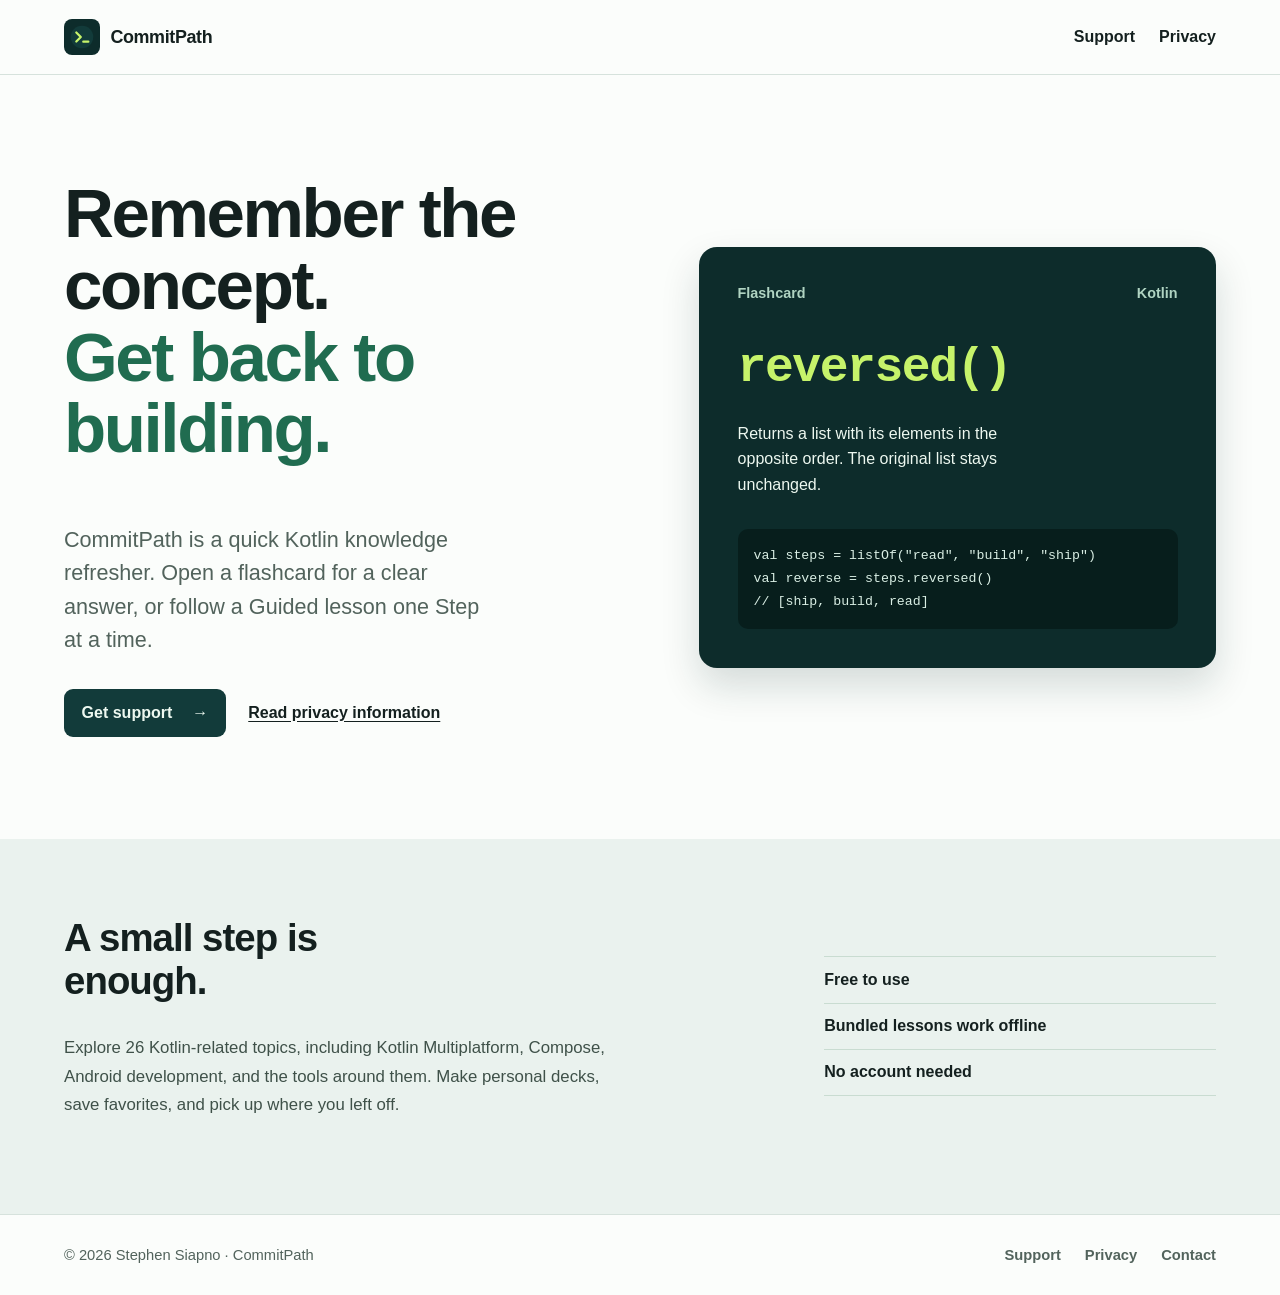
<file: index.html>
<!doctype html>
<html lang="en">
<head>
  <meta charset="utf-8">
  <meta name="viewport" content="width=device-width, initial-scale=1">
  <meta name="description" content="CommitPath is a free, offline-first Kotlin knowledge refresher with flashcards and short Guided lessons.">
  <meta name="theme-color" content="#0d2c2b">
  <link rel="icon" type="image/svg+xml" href="assets/icon.svg">
  <link rel="stylesheet" href="assets/site.css">
  <title>CommitPath — Refresh your Kotlin knowledge</title>
</head>
<body>
  <a class="skip-link" href="#main">Skip to content</a>
  <div class="site-shell">
    <header class="site-header">
      <a class="brand" href="./" aria-label="CommitPath home">
        <img src="assets/icon.svg" alt="" width="36" height="36">
        <span>CommitPath</span>
      </a>
      <nav aria-label="Main navigation">
        <a href="support/">Support</a>
        <a href="privacy/">Privacy</a>
      </nav>
    </header>

    <main id="main">
      <section class="hero" aria-labelledby="hero-title">
        <div class="hero-copy">
          <h1 id="hero-title">Remember the concept.<br><em>Get back to building.</em></h1>
          <p>CommitPath is a quick Kotlin knowledge refresher. Open a flashcard for a clear answer, or follow a Guided lesson one Step at a time.</p>
          <div class="hero-actions">
            <a class="action" href="support/">Get support <span aria-hidden="true">→</span></a>
            <a class="text-link" href="privacy/">Read privacy information</a>
          </div>
        </div>
        <div class="concept" aria-label="Example of a Kotlin flashcard">
          <div class="concept-top"><span>Flashcard</span><span>Kotlin</span></div>
          <div class="concept-front">reversed()</div>
          <p>Returns a list with its elements in the opposite order. The original list stays unchanged.</p>
          <pre><code>val steps = listOf("read", "build", "ship")
val reverse = steps.reversed()
// [ship, build, read]</code></pre>
        </div>
      </section>

      <section class="details" aria-labelledby="details-title">
        <div>
          <h2 id="details-title">A small step is enough.</h2>
          <p>Explore 26 Kotlin-related topics, including Kotlin Multiplatform, Compose, Android development, and the tools around them. Make personal decks, save favorites, and pick up where you left off.</p>
        </div>
        <ul aria-label="CommitPath essentials">
          <li>Free to use</li>
          <li>Bundled lessons work offline</li>
          <li>No account needed</li>
        </ul>
      </section>
    </main>

    <footer class="site-footer">
      <p>© 2026 Stephen Siapno · CommitPath</p>
      <nav aria-label="Footer navigation">
        <a href="support/">Support</a>
        <a href="privacy/">Privacy</a>
        <a href="mailto:developer@siapknow.com">Contact</a>
      </nav>
    </footer>
  </div>
</body>
</html>
</file>
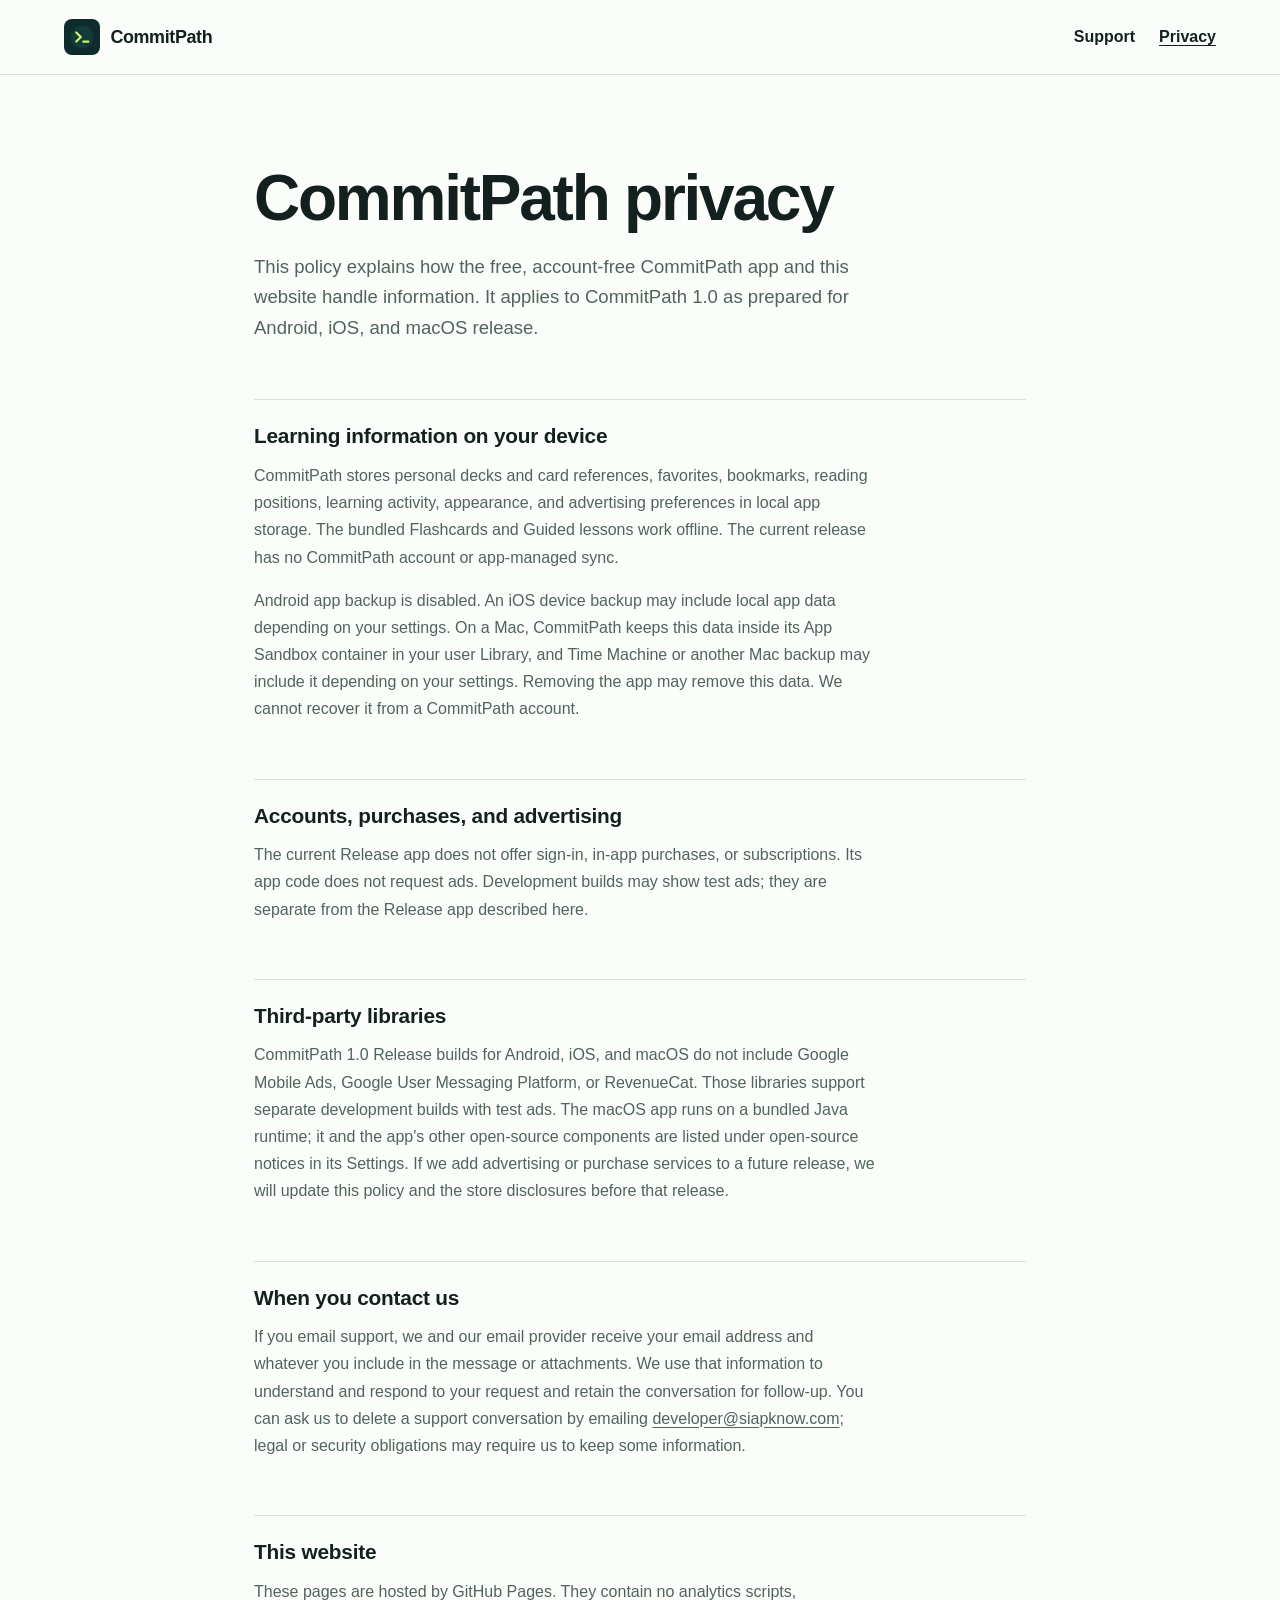
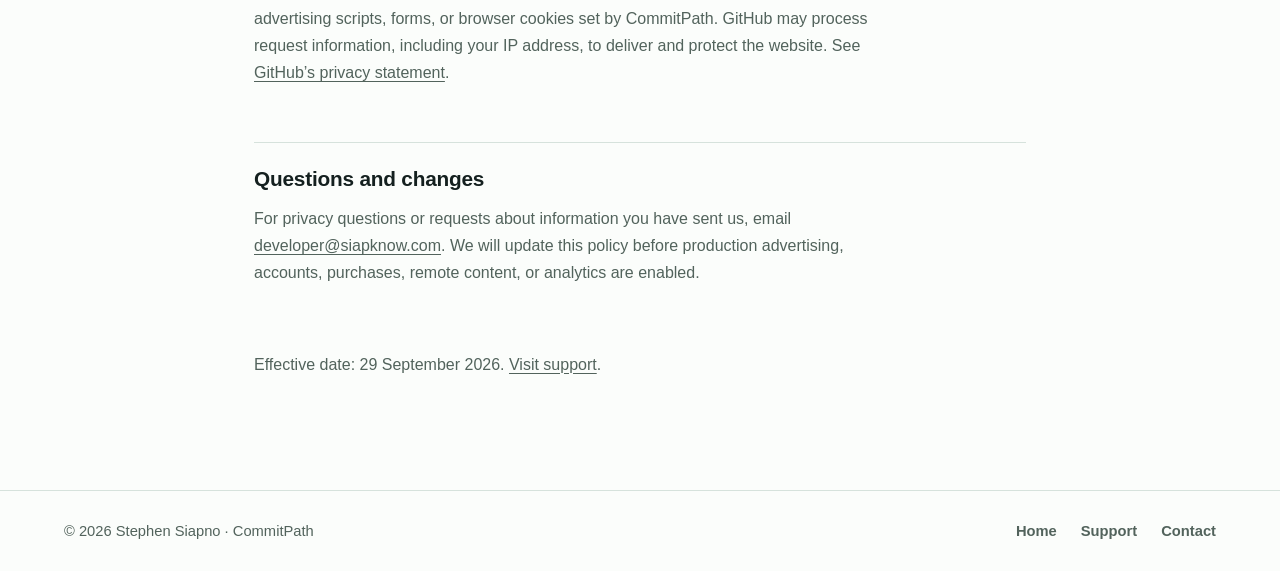
<file: privacy/index.html>
<!doctype html>
<html lang="en">
<head>
  <meta charset="utf-8">
  <meta name="viewport" content="width=device-width, initial-scale=1">
  <meta name="description" content="Privacy information for the current CommitPath release.">
  <meta name="theme-color" content="#0d2c2b">
  <link rel="icon" type="image/svg+xml" href="../assets/icon.svg">
  <link rel="stylesheet" href="../assets/site.css">
  <title>Privacy — CommitPath</title>
</head>
<body>
  <a class="skip-link" href="#main">Skip to content</a>
  <div class="site-shell">
    <header class="site-header">
      <a class="brand" href="../" aria-label="CommitPath home">
        <img src="../assets/icon.svg" alt="" width="36" height="36">
        <span>CommitPath</span>
      </a>
      <nav aria-label="Main navigation">
        <a href="../support/">Support</a>
        <a href="./" aria-current="page">Privacy</a>
      </nav>
    </header>

    <main id="main" class="reading-page">
      <div class="page-intro">
        <h1>CommitPath privacy</h1>
        <p>This policy explains how the free, account-free CommitPath app and this website handle information. It applies to CommitPath 1.0 as prepared for Android, iOS, and macOS release.</p>
      </div>

      <div class="reading-grid">
        <section aria-labelledby="local-title">
          <h2 id="local-title">Learning information on your device</h2>
          <p>CommitPath stores personal decks and card references, favorites, bookmarks, reading positions, learning activity, appearance, and advertising preferences in local app storage. The bundled Flashcards and Guided lessons work offline. The current release has no CommitPath account or app-managed sync.</p>
          <p>Android app backup is disabled. An iOS device backup may include local app data depending on your settings. On a Mac, CommitPath keeps this data inside its App Sandbox container in your user Library, and Time Machine or another Mac backup may include it depending on your settings. Removing the app may remove this data. We cannot recover it from a CommitPath account.</p>
        </section>
        <section aria-labelledby="services-title">
          <h2 id="services-title">Accounts, purchases, and advertising</h2>
          <p>The current Release app does not offer sign-in, in-app purchases, or subscriptions. Its app code does not request ads. Development builds may show test ads; they are separate from the Release app described here.</p>
        </section>
        <section aria-labelledby="sdk-title">
          <h2 id="sdk-title">Third-party libraries</h2>
          <p>CommitPath 1.0 Release builds for Android, iOS, and macOS do not include Google Mobile Ads, Google User Messaging Platform, or RevenueCat. Those libraries support separate development builds with test ads. The macOS app runs on a bundled Java runtime; it and the app's other open-source components are listed under open-source notices in its Settings. If we add advertising or purchase services to a future release, we will update this policy and the store disclosures before that release.</p>
        </section>
        <section aria-labelledby="contact-title">
          <h2 id="contact-title">When you contact us</h2>
          <p>If you email support, we and our email provider receive your email address and whatever you include in the message or attachments. We use that information to understand and respond to your request and retain the conversation for follow-up. You can ask us to delete a support conversation by emailing <a href="mailto:developer@siapknow.com">developer@siapknow.com</a>; legal or security obligations may require us to keep some information.</p>
        </section>
        <section aria-labelledby="website-title">
          <h2 id="website-title">This website</h2>
          <p>These pages are hosted by GitHub Pages. They contain no analytics scripts, advertising scripts, forms, or browser cookies set by CommitPath. GitHub may process request information, including your IP address, to deliver and protect the website. See <a href="https://docs.github.com/en/site-policy/privacy-policies/github-general-privacy-statement">GitHub’s privacy statement</a>.</p>
        </section>
        <section aria-labelledby="changes-title">
          <h2 id="changes-title">Questions and changes</h2>
          <p>For privacy questions or requests about information you have sent us, email <a href="mailto:developer@siapknow.com">developer@siapknow.com</a>. We will update this policy before production advertising, accounts, purchases, remote content, or analytics are enabled.</p>
        </section>
      </div>
      <p class="page-close">Effective date: 29 September 2026. <a href="../support/">Visit support</a>.</p>
    </main>

    <footer class="site-footer">
      <p>© 2026 Stephen Siapno · CommitPath</p>
      <nav aria-label="Footer navigation">
        <a href="../">Home</a>
        <a href="../support/">Support</a>
        <a href="mailto:developer@siapknow.com">Contact</a>
      </nav>
    </footer>
  </div>
</body>
</html>
</file>
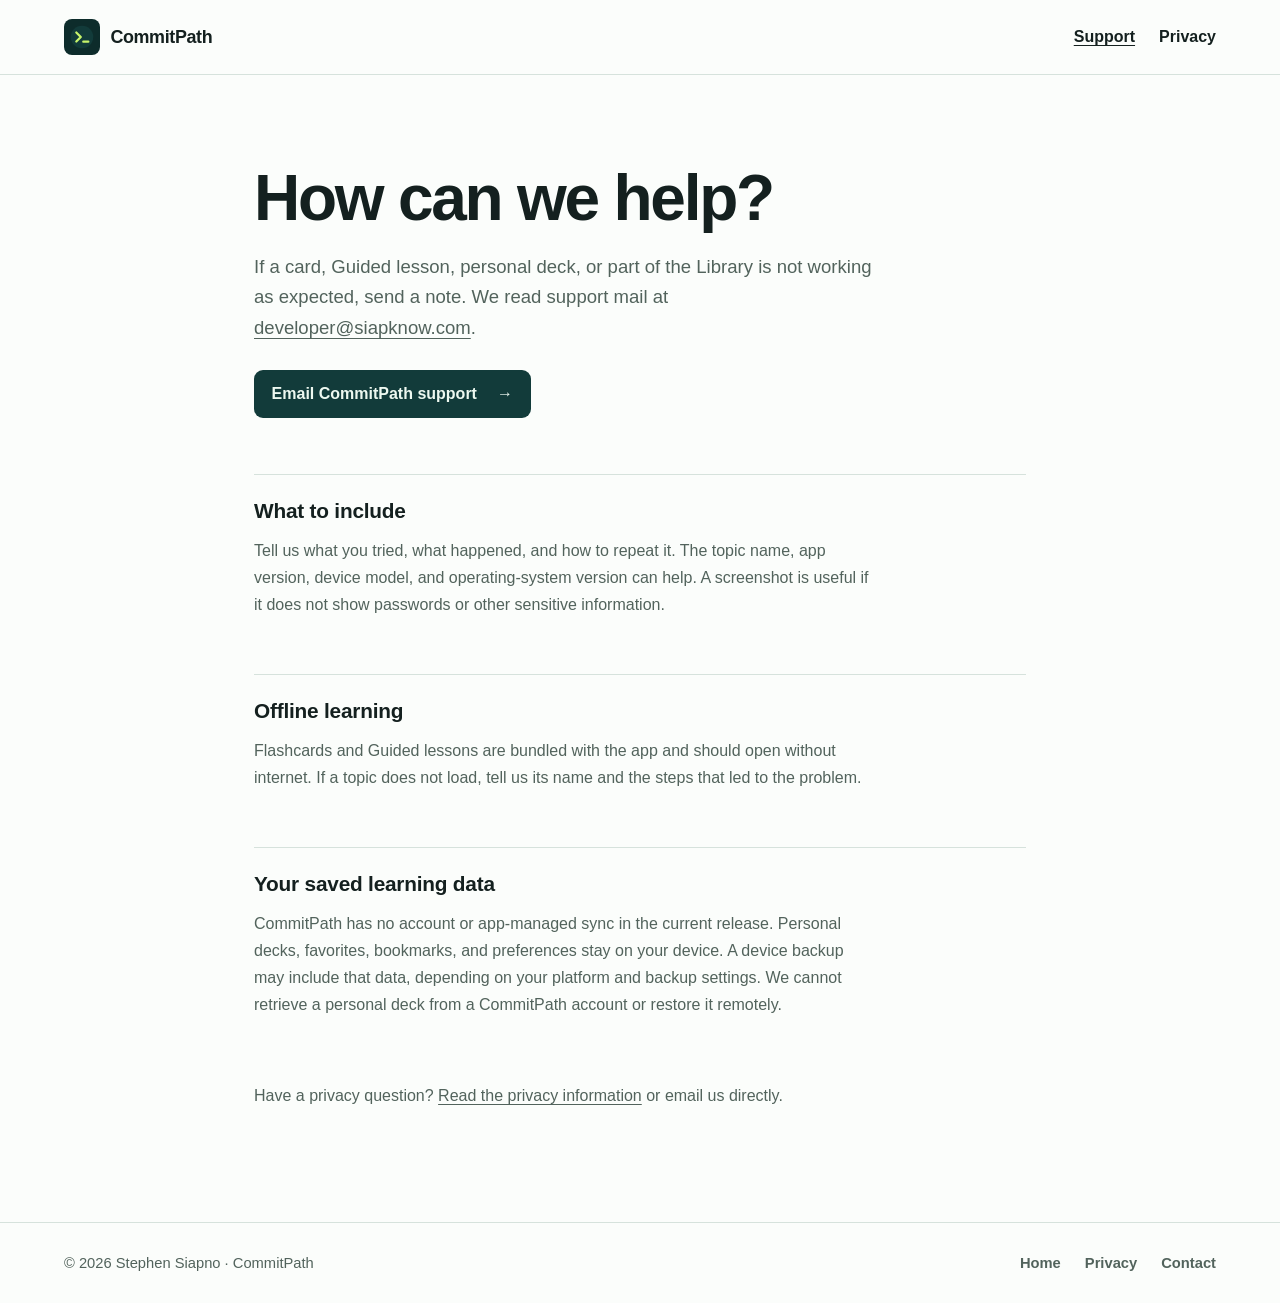
<file: support/index.html>
<!doctype html>
<html lang="en">
<head>
  <meta charset="utf-8">
  <meta name="viewport" content="width=device-width, initial-scale=1">
  <meta name="description" content="Get help with CommitPath flashcards, Guided lessons, personal decks, and offline use.">
  <meta name="theme-color" content="#0d2c2b">
  <link rel="icon" type="image/svg+xml" href="../assets/icon.svg">
  <link rel="stylesheet" href="../assets/site.css">
  <title>Support — CommitPath</title>
</head>
<body>
  <a class="skip-link" href="#main">Skip to content</a>
  <div class="site-shell">
    <header class="site-header">
      <a class="brand" href="../" aria-label="CommitPath home">
        <img src="../assets/icon.svg" alt="" width="36" height="36">
        <span>CommitPath</span>
      </a>
      <nav aria-label="Main navigation">
        <a href="./" aria-current="page">Support</a>
        <a href="../privacy/">Privacy</a>
      </nav>
    </header>

    <main id="main" class="reading-page">
      <div class="page-intro">
        <h1>How can we help?</h1>
        <p>If a card, Guided lesson, personal deck, or part of the Library is not working as expected, send a note. We read support mail at <a href="mailto:developer@siapknow.com">developer@siapknow.com</a>.</p>
        <a class="action" href="mailto:developer@siapknow.com?subject=CommitPath%20support">Email CommitPath support <span aria-hidden="true">→</span></a>
      </div>

      <div class="reading-grid">
        <section aria-labelledby="report-title">
          <h2 id="report-title">What to include</h2>
          <p>Tell us what you tried, what happened, and how to repeat it. The topic name, app version, device model, and operating-system version can help. A screenshot is useful if it does not show passwords or other sensitive information.</p>
        </section>
        <section aria-labelledby="offline-title">
          <h2 id="offline-title">Offline learning</h2>
          <p>Flashcards and Guided lessons are bundled with the app and should open without internet. If a topic does not load, tell us its name and the steps that led to the problem.</p>
        </section>
        <section aria-labelledby="data-title">
          <h2 id="data-title">Your saved learning data</h2>
          <p>CommitPath has no account or app-managed sync in the current release. Personal decks, favorites, bookmarks, and preferences stay on your device. A device backup may include that data, depending on your platform and backup settings. We cannot retrieve a personal deck from a CommitPath account or restore it remotely.</p>
        </section>
      </div>
      <p class="page-close">Have a privacy question? <a href="../privacy/">Read the privacy information</a> or email us directly.</p>
    </main>

    <footer class="site-footer">
      <p>© 2026 Stephen Siapno · CommitPath</p>
      <nav aria-label="Footer navigation">
        <a href="../">Home</a>
        <a href="../privacy/">Privacy</a>
        <a href="mailto:developer@siapknow.com">Contact</a>
      </nav>
    </footer>
  </div>
</body>
</html>
</file>
<file: assets/site.css>
:root {
  color-scheme: light dark;
  --ink: #14201f;
  --muted: #52635c;
  --paper: #fbfdfb;
  --ground: #f3f6f4;
  --line: #d6e2dc;
  --green: #123b3a;
  --green-ink: #edf8f0;
  --lime: #c6f36a;
  font-family: -apple-system, BlinkMacSystemFont, "Segoe UI", sans-serif;
  font-synthesis: none;
}

* { box-sizing: border-box; }
html { scroll-behavior: smooth; }
body { margin: 0; background: var(--ground); color: var(--ink); }
a { color: inherit; text-decoration-color: currentColor; text-underline-offset: .2em; }
a:hover { text-decoration-thickness: .13em; }
a:focus-visible { outline: 3px solid #258b68; outline-offset: 4px; border-radius: 4px; }
.skip-link { position: absolute; top: -100px; left: 1rem; z-index: 10; padding: .7rem 1rem; background: var(--lime); color: #102b2a; }
.skip-link:focus { top: 1rem; }
.site-shell { width: min(100%, 1280px); min-height: 100vh; margin: auto; background: var(--paper); }
.site-header, .site-footer { display: flex; align-items: center; justify-content: space-between; gap: 1.5rem; }
.site-header { padding: 1.2rem clamp(1.25rem, 5vw, 5rem); border-bottom: 1px solid var(--line); }
.site-header nav, .site-footer nav { display: flex; flex-wrap: wrap; gap: 1.5rem; }
.site-header nav a, .site-footer nav a { font-weight: 600; text-decoration: none; }
.site-header nav a:hover, .site-footer nav a:hover, .site-header nav a[aria-current] { text-decoration: underline; }
.brand { display: inline-flex; align-items: center; gap: .65rem; font-size: 1.12rem; font-weight: 750; letter-spacing: -.02em; text-decoration: none; white-space: nowrap; }
.brand img { display: block; border-radius: 8px; }
.hero { display: grid; grid-template-columns: minmax(0, 1.05fr) minmax(18rem, .95fr); align-items: center; gap: clamp(2rem, 5vw, 5rem); padding: clamp(4rem, 8vw, 8rem) clamp(1.25rem, 5vw, 5rem); }
h1, h2, p { margin-top: 0; }
h1 { max-width: 13ch; font-size: clamp(2.7rem, 5.4vw, 5.5rem); line-height: 1.04; letter-spacing: -.035em; }
h1 em { color: #206c50; font-style: normal; }
.hero-copy > p { max-width: 35ch; color: var(--muted); font-size: clamp(1.1rem, 1.7vw, 1.35rem); line-height: 1.55; }
.hero-actions { display: flex; flex-wrap: wrap; align-items: center; gap: 1.4rem; margin-top: 2rem; }
.action { display: inline-flex; align-items: center; gap: 1.25rem; min-height: 3rem; padding: .75rem 1.1rem; border-radius: 9px; background: var(--green); color: var(--green-ink); font-weight: 650; text-decoration: none; }
.action:hover { background: #205b51; }
.text-link { font-weight: 650; }
.concept { padding: clamp(1.5rem, 3vw, 2.5rem); border-radius: 18px; background: #0d2c2b; color: #edf8f0; box-shadow: 0 18px 38px rgba(13, 44, 43, .16); }
.concept-top { display: flex; justify-content: space-between; gap: 1rem; padding-bottom: 2.5rem; color: #b0d4c2; font-size: .9rem; font-weight: 650; }
.concept-front { margin-bottom: 1.6rem; color: var(--lime); font-family: ui-monospace, SFMono-Regular, Consolas, monospace; font-size: clamp(1.9rem, 4vw, 3rem); font-weight: 700; letter-spacing: -.03em; }
.concept p { max-width: 36ch; line-height: 1.6; }
.concept pre { overflow-x: auto; margin: 2rem 0 0; padding: 1rem; border-radius: 10px; background: #071e1c; color: #d9eee4; font-size: .83rem; line-height: 1.7; }
.details { display: grid; grid-template-columns: minmax(0, 1fr) minmax(13rem, .55fr); gap: 3rem; padding: clamp(3rem, 6vw, 5rem) clamp(1.25rem, 5vw, 5rem); background: #eaf2ee; }
.details h2 { max-width: 18ch; font-size: clamp(2rem, 3vw, 3rem); line-height: 1.13; letter-spacing: -.025em; }
.details p { max-width: 58ch; color: #3f5149; font-size: 1.05rem; line-height: 1.7; }
.details ul { align-self: center; margin: 0; padding: 0; list-style: none; font-weight: 650; }
.details li { padding: .85rem 0; border-bottom: 1px solid #c9dcd1; }
.details li:first-child { border-top: 1px solid #c9dcd1; }
.reading-page { max-width: 900px; margin: auto; padding: clamp(3.2rem, 7vw, 6rem) clamp(1.25rem, 5vw, 5rem) 6rem; }
.page-intro { margin-bottom: 3.5rem; }
.reading-page h1 { max-width: 17ch; margin-bottom: 1.25rem; font-size: clamp(2.7rem, 5vw, 4.5rem); }
.page-intro > p { max-width: 62ch; color: var(--muted); font-size: 1.16rem; line-height: 1.65; }
.page-intro .action { margin-top: .5rem; }
.reading-grid { display: grid; gap: 2.5rem; }
.reading-grid section { padding-top: 1.5rem; border-top: 1px solid var(--line); }
.reading-grid h2 { margin-bottom: .85rem; font-size: 1.3rem; letter-spacing: -.01em; }
.reading-grid p, .page-close { max-width: 70ch; color: var(--muted); line-height: 1.7; }
.reading-grid p + p { margin-top: 1rem; }
.page-close { margin-top: 3rem; }
.site-footer { padding: 2rem clamp(1.25rem, 5vw, 5rem); border-top: 1px solid var(--line); color: var(--muted); font-size: .92rem; }
.site-footer p { margin: 0; }
@media (max-width: 760px) {
  .hero, .details { grid-template-columns: 1fr; }
  .hero { padding-top: 3.5rem; }
  .concept { max-width: 36rem; }
  .site-footer { align-items: flex-start; flex-direction: column; }
}
@media (max-width: 440px) {
  .site-header { align-items: flex-start; flex-direction: column; }
  .site-header nav { gap: 1.15rem; }
  h1 { letter-spacing: -.025em; }
  .hero-actions { align-items: flex-start; flex-direction: column; gap: 1rem; }
}
@media (prefers-color-scheme: dark) {
  :root { --ink: #ddeee7; --muted: #b7cfc2; --paper: #142a26; --ground: #0e1d1b; --line: #486a5d; --green: #afd8c3; --green-ink: #102b2a; }
  h1 em { color: #b8e4c6; }
  .action:hover { background: #d0ecd9; }
  .details { background: #1c352f; }
  .details p { color: #bfd6c9; }
  .details li, .details li:first-child { border-color: #486a5d; }
  .concept { border: 1px solid #486a5d; box-shadow: none; }
}
@media (prefers-reduced-motion: reduce) {
  html { scroll-behavior: auto; }
}
</file>
